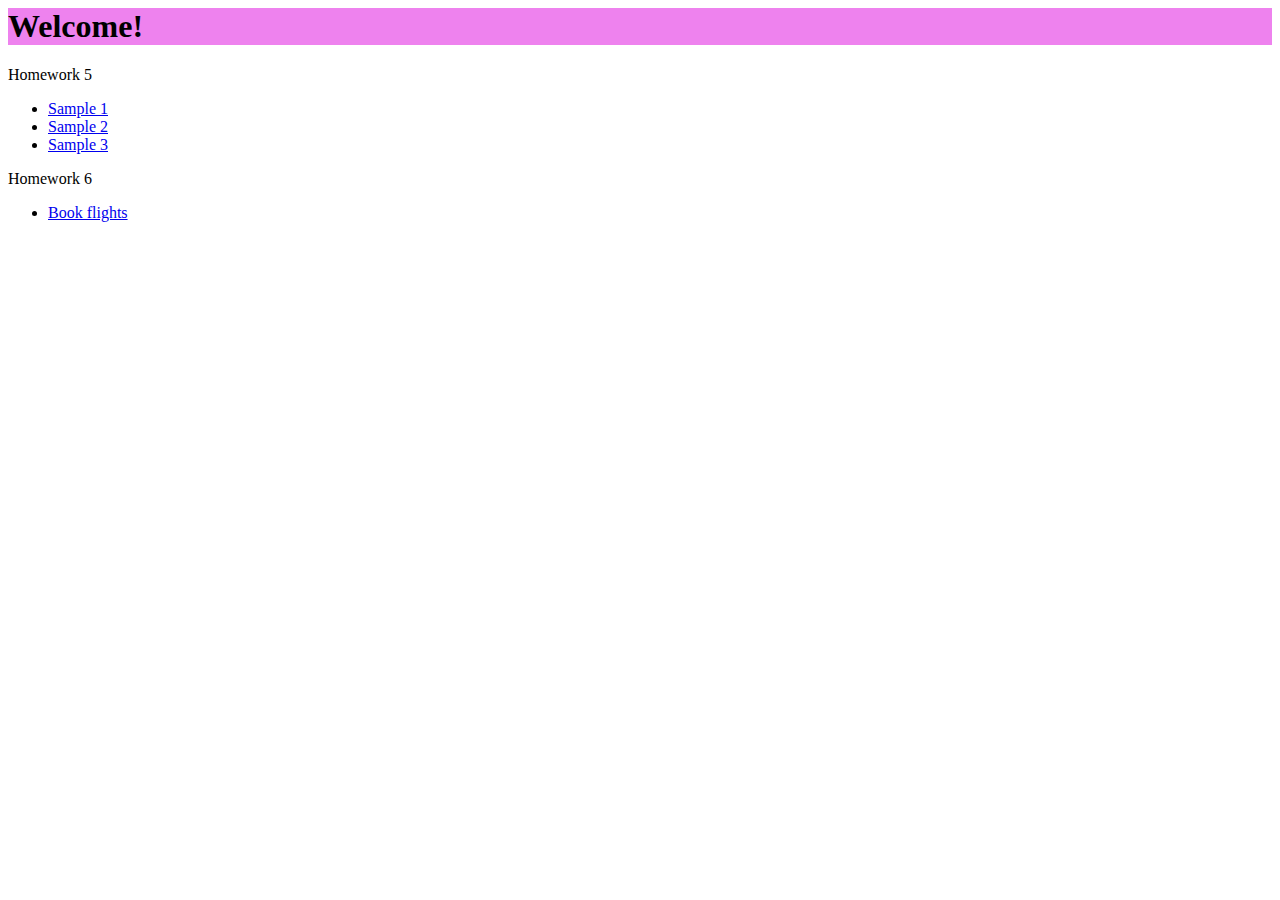
<file: index.html>
<html>
    <head>
        <meta charset="UTF-8">
        <meta name="viewport" content="width=device-width, initial-scale=1, shrink-to-fit=no">

        <link rel="stylesheet" href="style.css">
        <link rel="stylesheet" href="https://stackpath.bootstrapcdn.com/bootstrap/4.5.0/css/bootstrap.min.css" integrity="sha384-9aIt2nRpC12Uk9gS9baDl411NQApFmC26EwAOH8WgZl5MYYxFfc+NcPb1dKGj7Sk" crossorigin="anonymous">
        
        <script src="https://code.jquery.com/jquery-3.5.1.slim.min.js" integrity="sha384-DfXdz2htPH0lsSSs5nCTpuj/zy4C+OGpamoFVy38MVBnE+IbbVYUew+OrCXaRkfj" crossorigin="anonymous"></script>
        <script src="https://cdn.jsdelivr.net/npm/popper.js@1.16.0/dist/umd/popper.min.js" integrity="sha384-Q6E9RHvbIyZFJoft+2mJbHaEWldlvI9IOYy5n3zV9zzTtmI3UksdQRVvoxMfooAo" crossorigin="anonymous"></script>
        <script src="https://stackpath.bootstrapcdn.com/bootstrap/4.5.0/js/bootstrap.min.js" integrity="sha384-OgVRvuATP1z7JjHLkuOU7Xw704+h835Lr+6QL9UvYjZE3Ipu6Tp75j7Bh/kR0JKI" crossorigin="anonymous"></script>

        <title>My first page</title>
    </head>
    <body>
        <div class="container">
            <div class="row">
                <div class="col-12" style="background-color: violet;">
                    <h1>Welcome!</h1>
                </div>
            </div>
        </div>

        <div class="container">
            <div class="row">
                <div class="col-3">
                    <label id="index" for="hw5">Homework 5</label>
                    <ul class="nav flex-column" id="hw5">
                        <li class="nav-item">
                          <a class="nav-link active" href="Sample1.html">Sample 1</a>
                        </li>
                        <li class="nav-item">
                          <a class="nav-link" href="Sample2.html">Sample 2</a>
                        </li>
                        <li class="nav-item">
                          <a class="nav-link" href="Sample3.html">Sample 3</a>
                        </li>
                      </ul>
                </div>
            </div>
        </div>

        <div class="container">
            <div class="row">
                <div class="col-3">
                    <label id="index" for="hw6">Homework 6</label>
                    <ul class="nav flex-column" id="hw6">
                        <li class="nav-item">
                          <a class="nav-link active" href="Book.html">Book flights</a>
                        </li>
                      </ul>
                </div>
            </div>
        </div>

    </body>


</html>
</file>
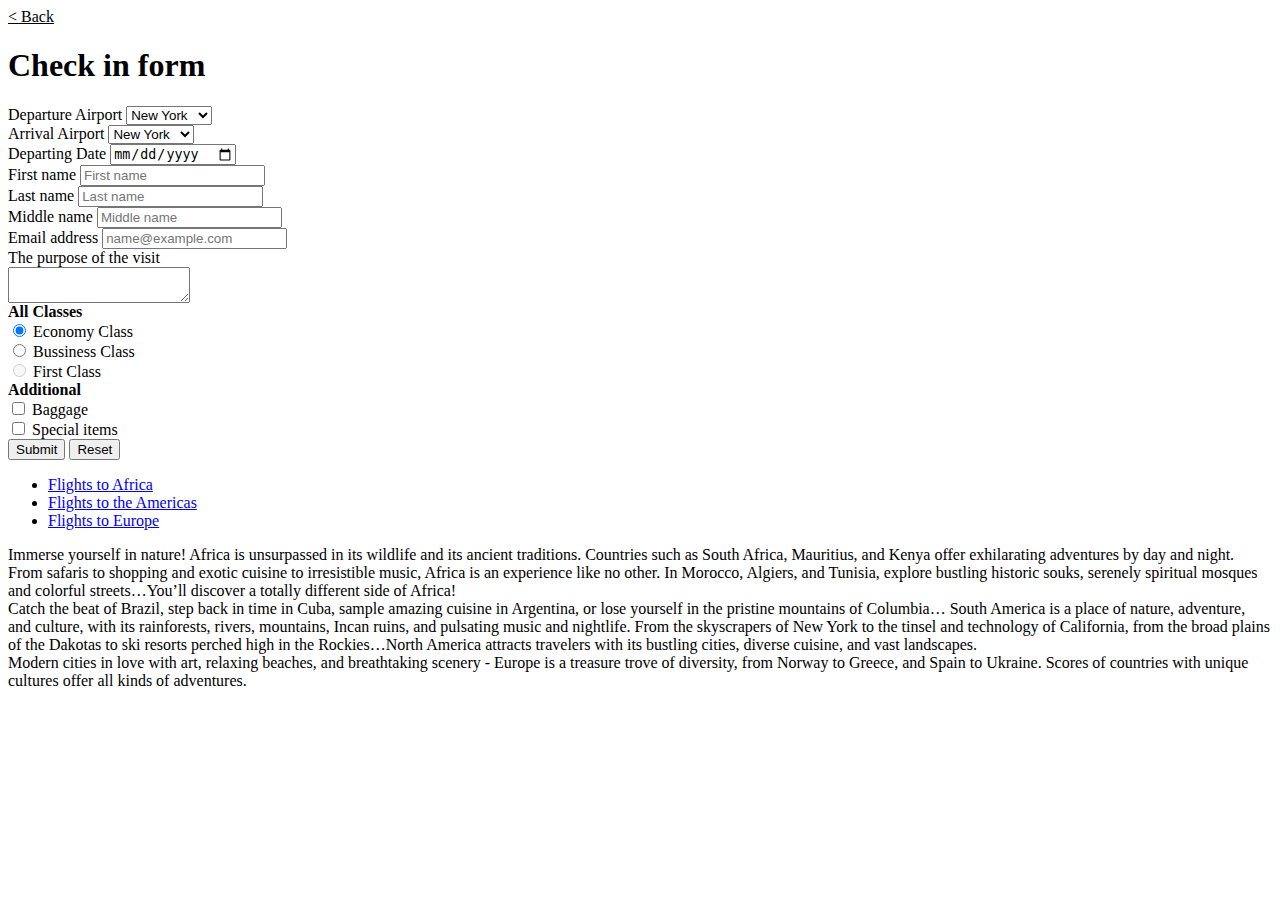
<file: Book.html>
<html>
    <head>
        <meta charset="UTF-8">
        <meta name="viewport" content="width=device-width, initial-scale=1, shrink-to-fit=no">

        <link rel="stylesheet" href="https://stackpath.bootstrapcdn.com/bootstrap/4.5.0/css/bootstrap.min.css" integrity="sha384-9aIt2nRpC12Uk9gS9baDl411NQApFmC26EwAOH8WgZl5MYYxFfc+NcPb1dKGj7Sk" crossorigin="anonymous">
        
        <script src="https://code.jquery.com/jquery-3.5.1.slim.min.js" integrity="sha384-DfXdz2htPH0lsSSs5nCTpuj/zy4C+OGpamoFVy38MVBnE+IbbVYUew+OrCXaRkfj" crossorigin="anonymous"></script>
        <script src="https://cdn.jsdelivr.net/npm/popper.js@1.16.0/dist/umd/popper.min.js" integrity="sha384-Q6E9RHvbIyZFJoft+2mJbHaEWldlvI9IOYy5n3zV9zzTtmI3UksdQRVvoxMfooAo" crossorigin="anonymous"></script>
        <script src="https://stackpath.bootstrapcdn.com/bootstrap/4.5.0/js/bootstrap.min.js" integrity="sha384-OgVRvuATP1z7JjHLkuOU7Xw704+h835Lr+6QL9UvYjZE3Ipu6Tp75j7Bh/kR0JKI" crossorigin="anonymous"></script>

        <title>Book flights</title>
    </head>
    <body style="background-image: url(https://images.pexels.com/photos/2245276/pexels-photo-2245276.jpeg?auto=compress&cs=tinysrgb&dpr=2&w=500); background-size: cover;">
        <form action="action="https://www.w3schools.com/action_page.php">

            <div class="container">
                <div class="row">
                    <div class="col-12">
                        <a href="index.html" style="color: black;"> < Back </a>
                    </div>
                </div>
            </div>
            
            <div class="container">
                <div class="row">
                    <div class="col-12">
                        <h1>Check in form</h1>
                    </div>
                </div>
            </div>

            <div class="container">
                <div class="row">
                    <div class="col-12 col-md-4">
                            <div class="form-group">
                                <label for="dep">Departure Airport</label>
                                <select class="form-control" id="dep">
                                <option>New York</option>
                                <option>Paris</option>
                                <option>Madrid</option>
                                <option>Moscow</option>
                                <option>Nur-Sultan</option>
                                </select>
                            </div>
                    </div>
                    <div class="col-12 col-md-4">
                            <div class="form-group">
                                <label for="Arrival">Arrival Airport</label>
                                <select class="form-control" id="Arrival">
                                <option>New York</option>
                                <option>Paris</option>
                                <option>Madrid</option>
                                <option>Moscow</option>
                                <option>Nur-Sultan</option>
                                </select>
                            </div>
                    </div>
                    <div class="col-12 col-md-4">
                            <div class="form-group">
                                <label for="depdate">Departing Date</label>
                                <input type="date" name="depdate" class="form-control">
                            </div>
                    </div>
                    <div class="col-12 col-md-4">
                            <div class="form-group">
                                <label for="firstname">First name</label>
                                <input type="text" class="form-control" placeholder="First name" name="firstname">
                            </div>
                    </div>
                    <div class="col-12 col-md-4">
                            <div class="form-group">
                                <label for="lastname">Last name</label>
                                <input type="text" class="form-control" placeholder="Last name" name="lastname">
                            </div>
                    </div>
                    <div class="col-12 col-md-4">
                            <div class="form-group">
                                <label for="middlename">Middle name</label>
                                <input type="text" class="form-control" placeholder="Middle name" name="middlename">
                            </div>
                    </div>
                    <div class="col-12 col-md-4">
                        <div class="form-group">
                            <label for="exampleFormControlInput1">Email address</label>
                            <input type="email" class="form-control" id="exampleFormControlInput1" placeholder="name@example.com">
                        </div>
                    </div>
                    <div class="col-12">
                        <div class="form-group">
                            <label for="massage">The purpose of the visit</label><br>
                            <textarea name="massage" class="form-control"></textarea>
                        </div>
                    </div>

                    <div class="col-12 col-md-4">
                        <label for="form-check" style="font-weight: bold;">All Classes</label>
                        <div class="form-check">
                        <input class="form-check-input" type="radio" name="gridRadios" id="gridRadios1" value="option1" checked>
                        <label class="form-check-label" for="gridRadios1">
                            Economy Class
                        </label>
                        </div>
                        <div class="form-check">
                        <input class="form-check-input" type="radio" name="gridRadios" id="gridRadios2" value="option2">
                        <label class="form-check-label" for="gridRadios2">
                            Bussiness Class
                        </label>
                        </div>
                        <div class="form-check disabled">
                        <input class="form-check-input" type="radio" name="gridRadios" id="gridRadios3" value="option3" disabled>
                        <label class="form-check-label" for="gridRadios3">
                            First Class
                        </label>
                        </div>
                    </div>

                    <div class="col-12 col-md-4">
                        <label for="form-check" style="font-weight: bold;">Additional</label>
                        <div class="form-check">
                            <input class="form-check-input" type="checkbox" value="" id="defaultCheck1">
                            <label class="form-check-label" for="defaultCheck1">
                            Baggage
                            </label>
                        </div>
                        <div class="form-check">
                            <input class="form-check-input" type="checkbox" value="" id="defaultCheck2">
                            <label class="form-check-label" for="defaultCheck2">
                            Special items
                            </label>
                        </div>
                    </div>

                    <div class="col-12 text-center">
                            <button type="submit" class="btn btn-primary mr-2">Submit</button>
                            <button type="reset" class="btn btn-secondary">Reset</button>
                    </div>

                    <div class="col-12">
                        <ul class="nav nav-tabs" id="myTab" role="tablist">
                            <li class="nav-item" role="presentation">
                            <a class="nav-link active" id="africa-tab" data-toggle="tab" href="#africa" role="tab" aria-controls="africa" aria-selected="true">Flights to Africa</a>
                            </li>
                            <li class="nav-item" role="presentation">
                            <a class="nav-link" id="america-tab" data-toggle="tab" href="#america" role="tab" aria-controls="america" aria-selected="false">Flights to the Americas</a>
                            </li>
                            <li class="nav-item" role="presentation">
                            <a class="nav-link" id="europe-tab" data-toggle="tab" href="#europe" role="tab" aria-controls="europe" aria-selected="false">Flights to Europe</a>
                            </li>
                        </ul>
                        <div class="tab-content" id="myTabContent">
                            <div class="tab-pane fade show active" id="africa" role="tabpanel" aria-labelledby="africa-tab">Immerse yourself in nature! Africa is unsurpassed in its wildlife and its ancient traditions. Countries such as South Africa, Mauritius, and Kenya offer exhilarating adventures by day and night. From safaris to shopping and exotic cuisine to irresistible music, Africa is an experience like no other. In Morocco, Algiers, and Tunisia, explore bustling historic souks, serenely spiritual mosques and colorful streets…You’ll discover a totally different side of Africa!</div>
                            <div class="tab-pane fade" id="america" role="tabpanel" aria-labelledby="america-tab">Catch the beat of Brazil, step back in time in Cuba, sample amazing cuisine in Argentina, or lose yourself in the pristine mountains of Columbia… South America is a place of nature, adventure, and culture, with its rainforests, rivers, mountains, Incan ruins, and pulsating music and nightlife. From the skyscrapers of New York to the tinsel and technology of California, from the broad plains of the Dakotas to ski resorts perched high in the Rockies…North America attracts travelers with its bustling cities, diverse cuisine, and vast landscapes.</div>
                            <div class="tab-pane fade" id="europe" role="tabpanel" aria-labelledby="europe-tab">Modern cities in love with art, relaxing beaches, and breathtaking scenery - Europe is a treasure trove of diversity, from Norway to Greece, and Spain to Ukraine. Scores of countries with unique cultures offer all kinds of adventures.</div>
                        </div>
                    </div>

                </div>
            </div>

        </form>
    </body>
</html>
</file>
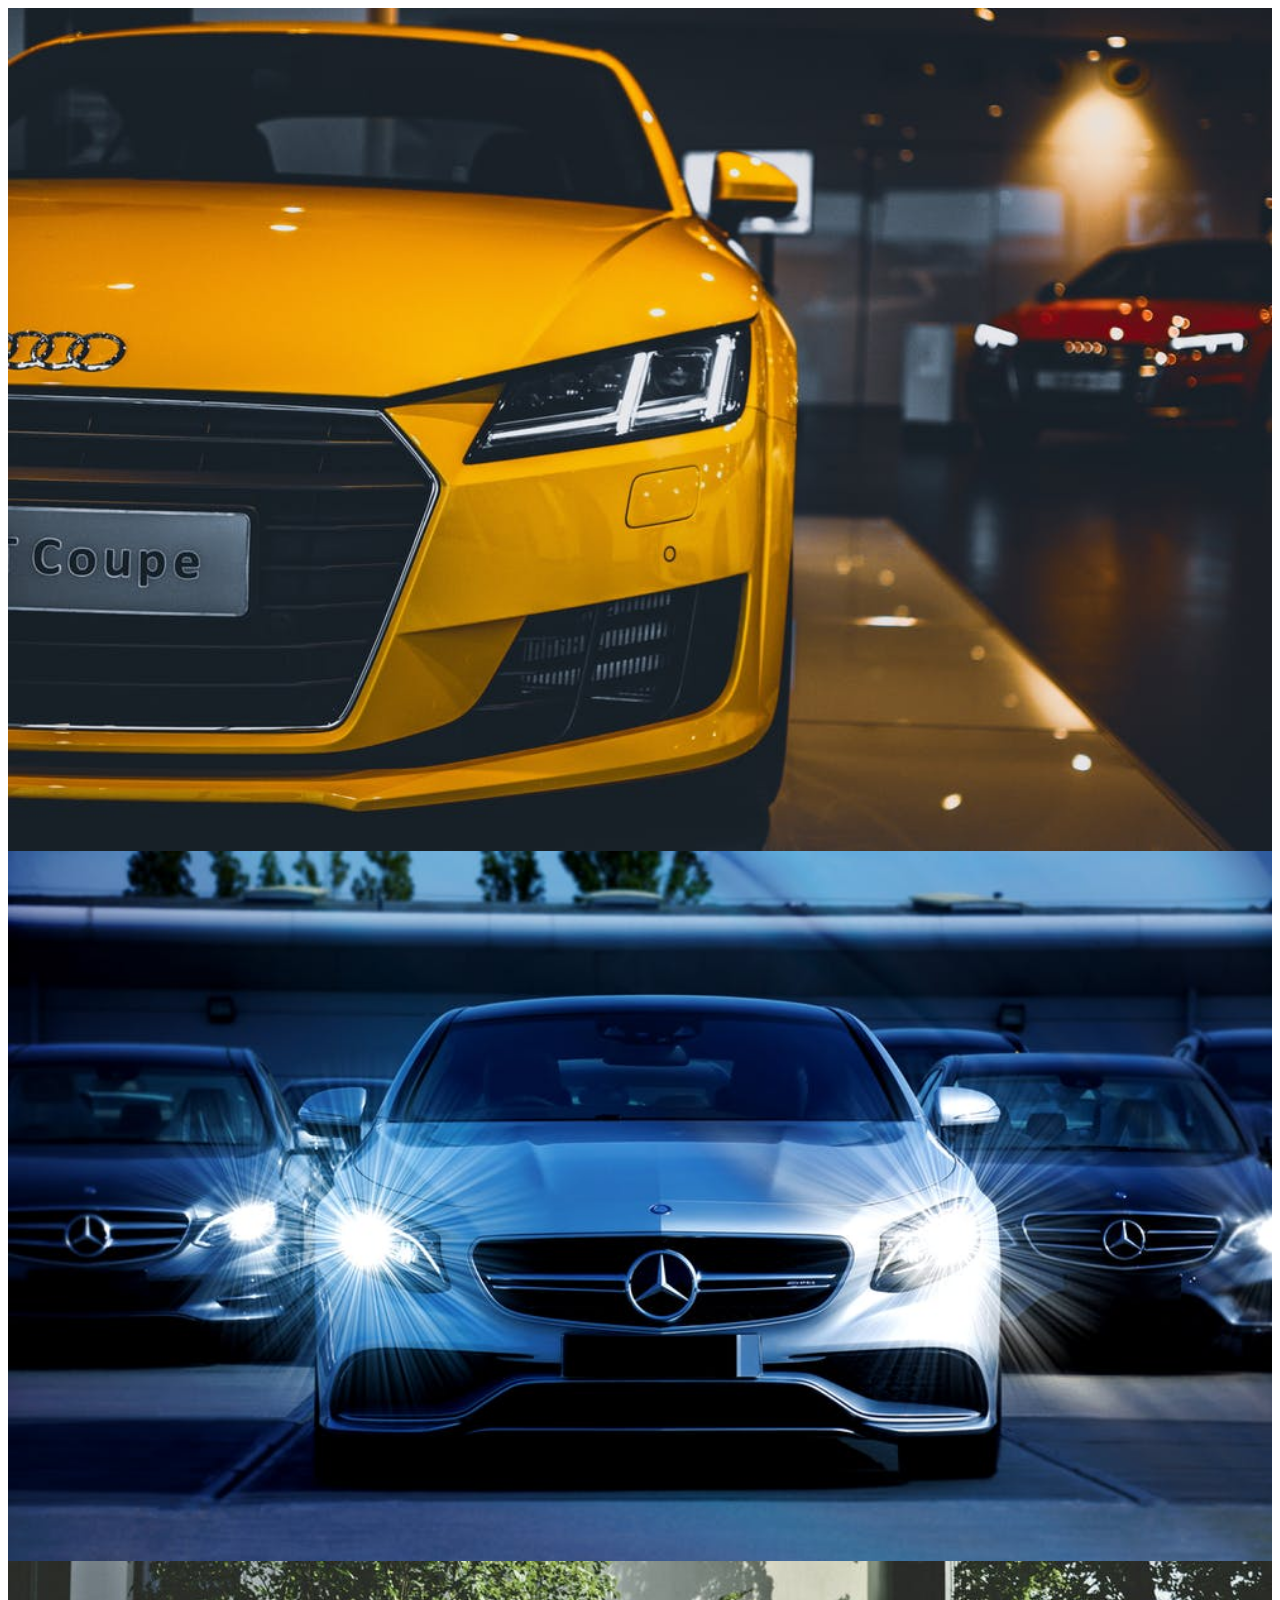
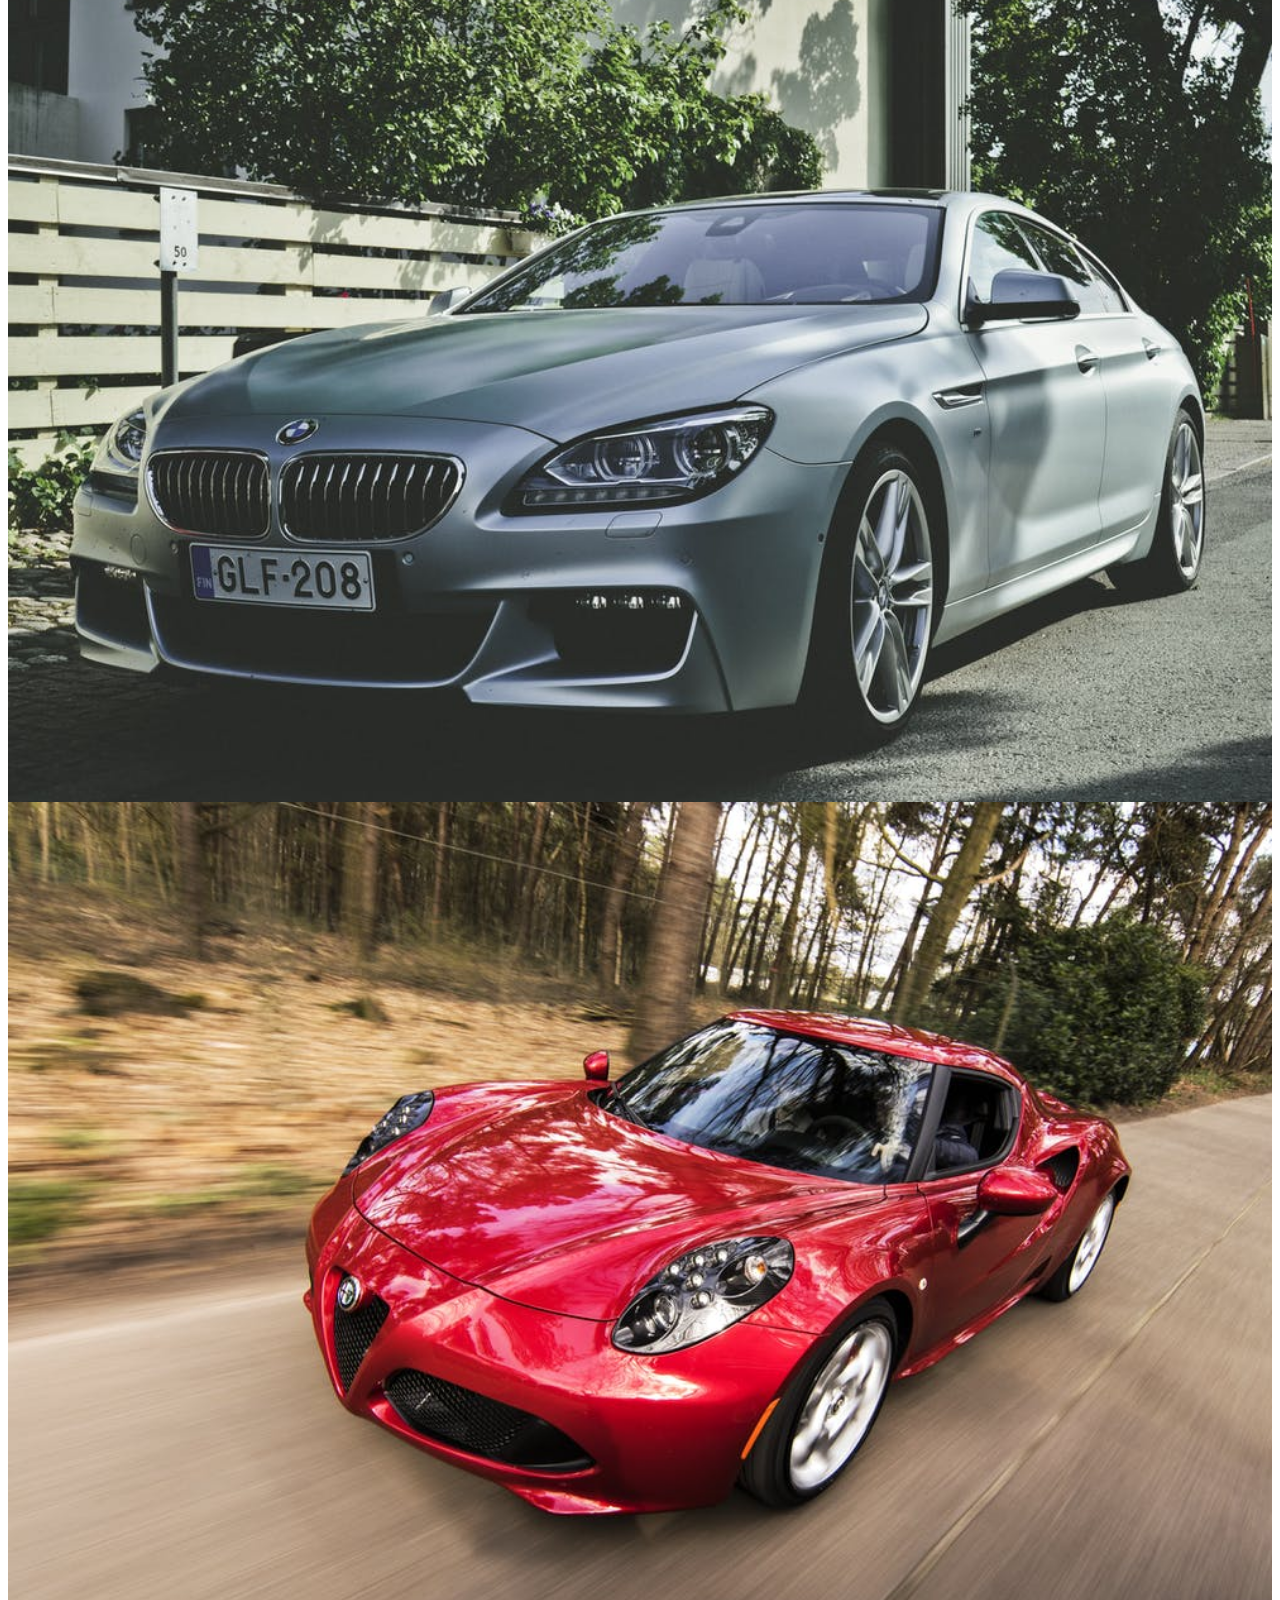
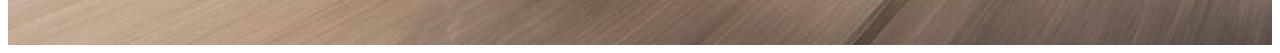
<file: Sample1.html>
<html>
    <head>
        <meta charset="UTF-8">
        <meta name="viewport" content="width=device-width, initial-scale=1, shrink-to-fit=no">

        <link rel="stylesheet" href="https://stackpath.bootstrapcdn.com/bootstrap/4.5.0/css/bootstrap.min.css" integrity="sha384-9aIt2nRpC12Uk9gS9baDl411NQApFmC26EwAOH8WgZl5MYYxFfc+NcPb1dKGj7Sk" crossorigin="anonymous">
        
        <title>My first page</title>
    </head>
    <body>
        <div class="container">
            <div class="row"> 
                <div class="col-12 col-md-6 col-lg-3">
                    <img src="Audi.jpg" alt="Audi" style="width: 100%;">
                </div>
                <div class="col-12 col-md-6 col-lg-3">
                    <img src="Mers.jpg" alt="Mersedes" style="width: 100%;">
                </div>
                <div class="col-12 col-md-6 col-lg-3">
                    <img src="bmw.jpg" alt="bmw" style="width: 100%;">
                </div>
                <div class="ccol-12 col-md-6 col-lg-3">
                    <img src="alfa.jpg" alt="alfa" style="width: 100%;">
                </div>

            </div>

        </div>
    </body>

</html>
</file>
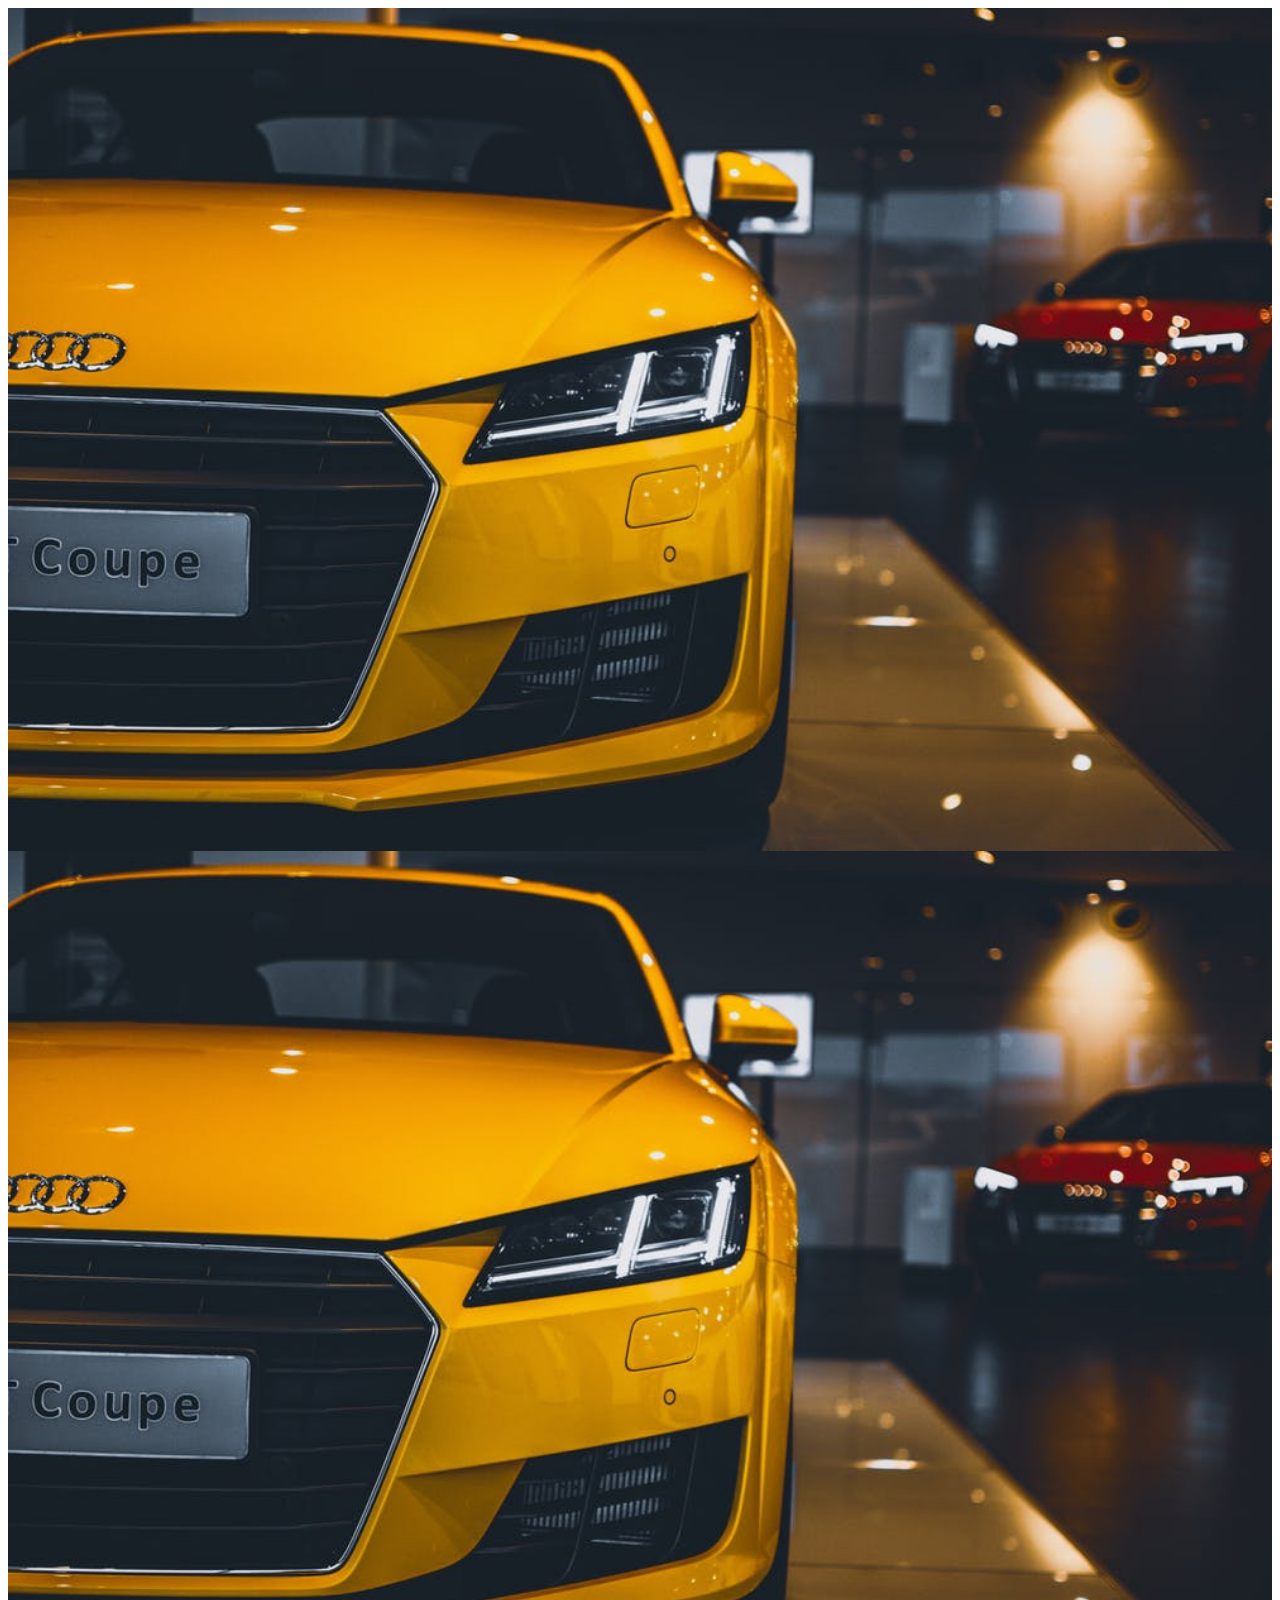
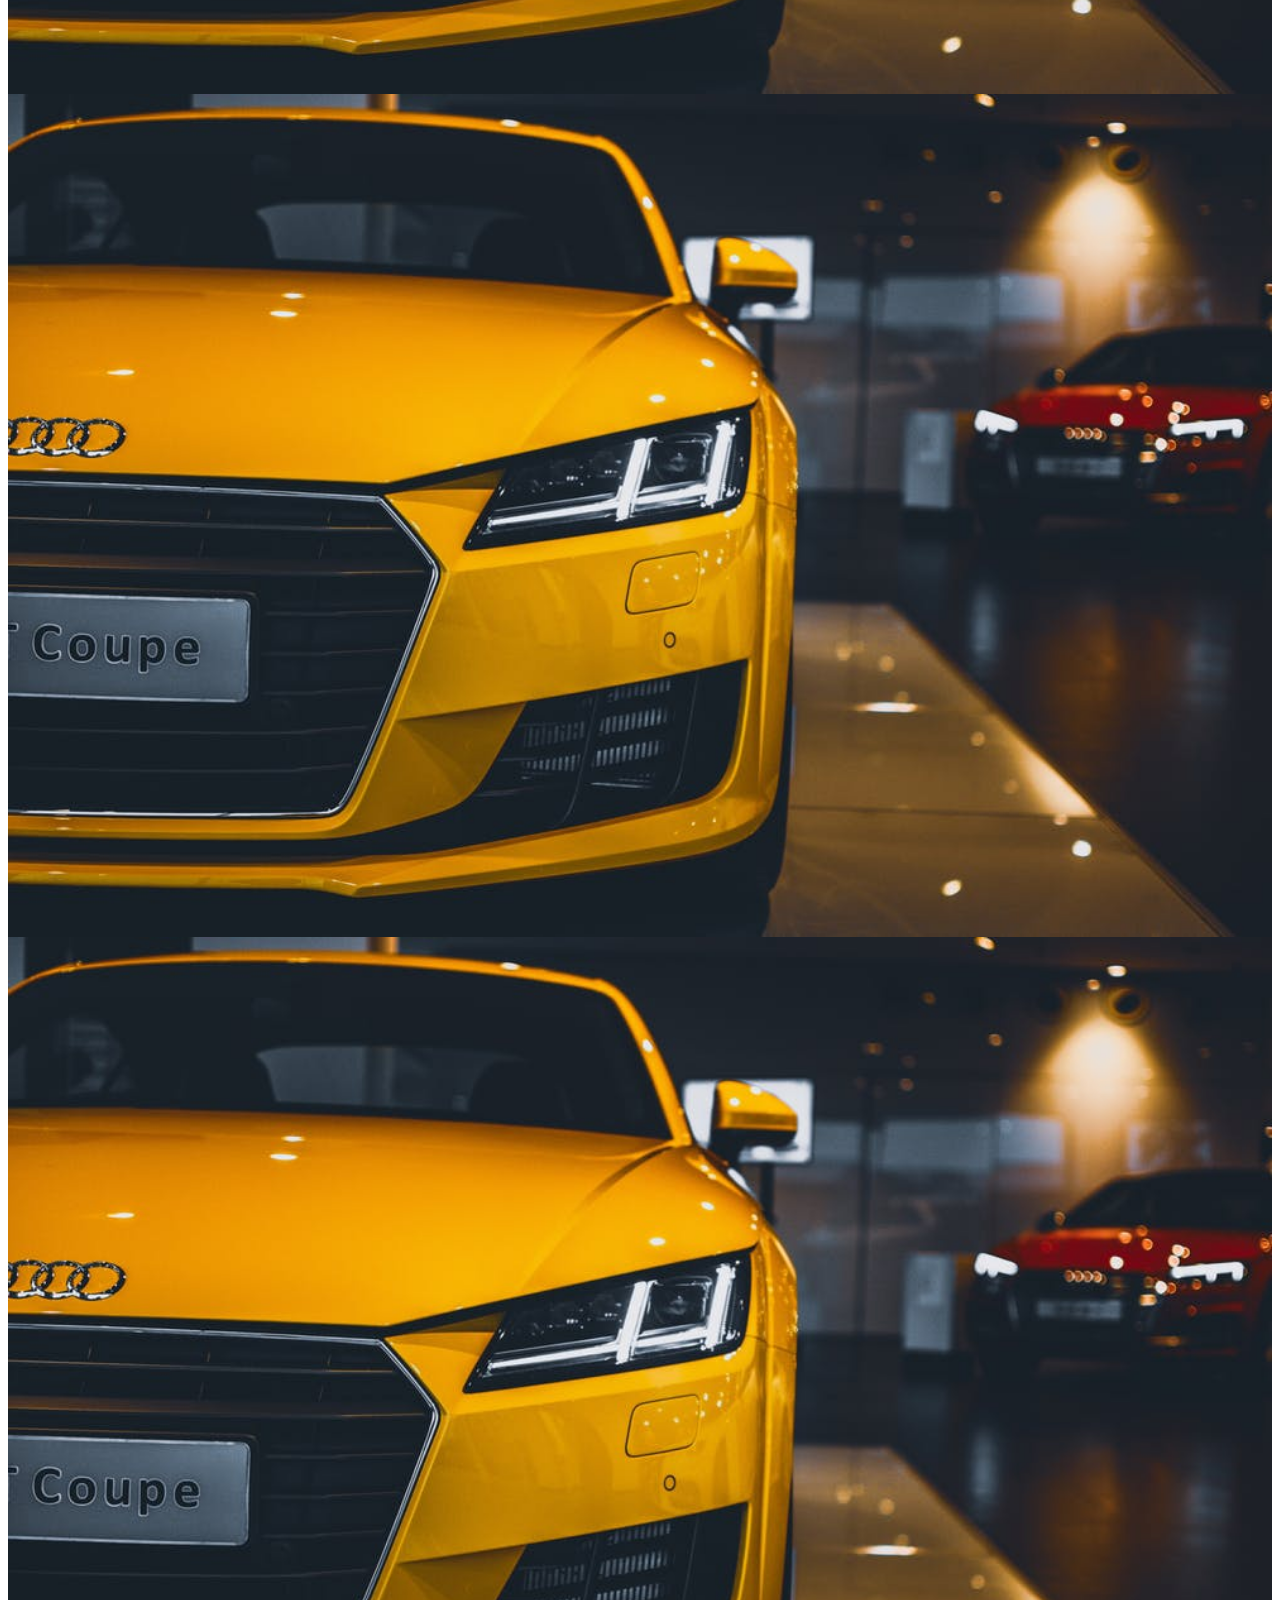
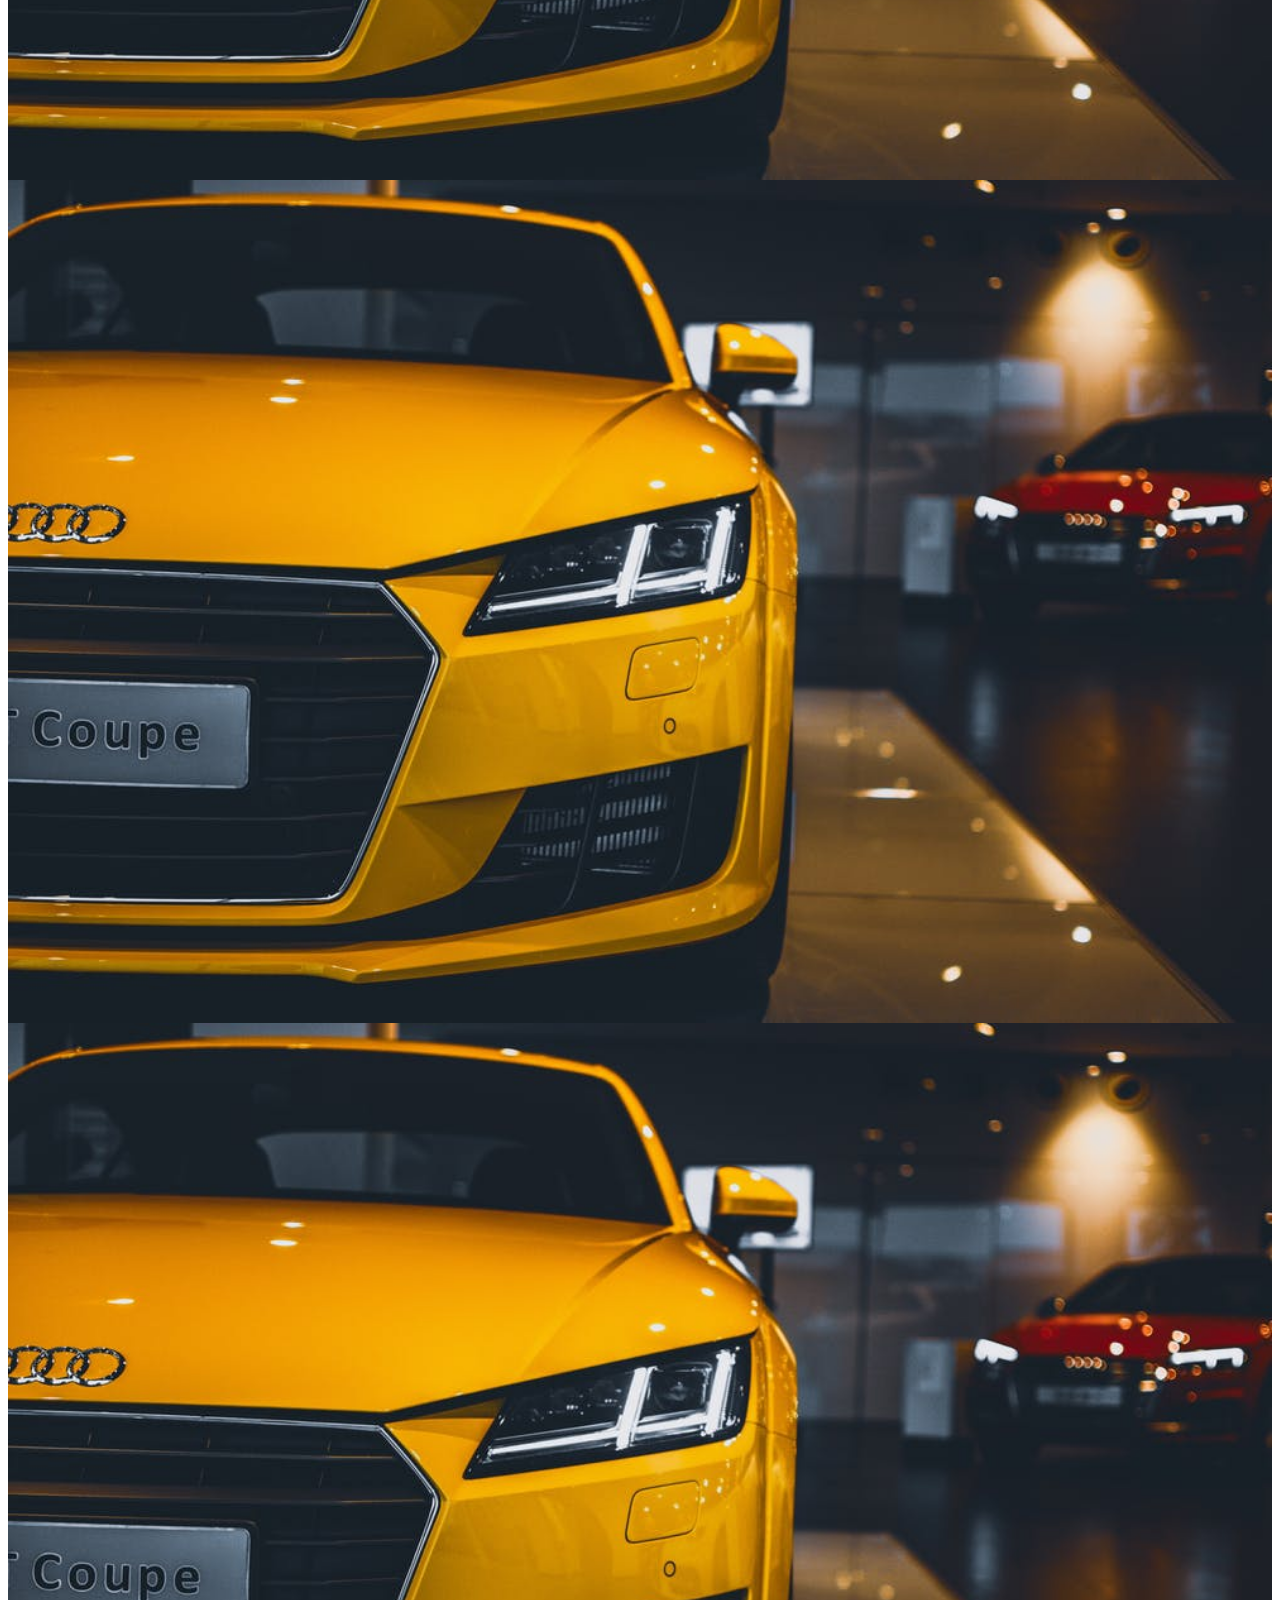
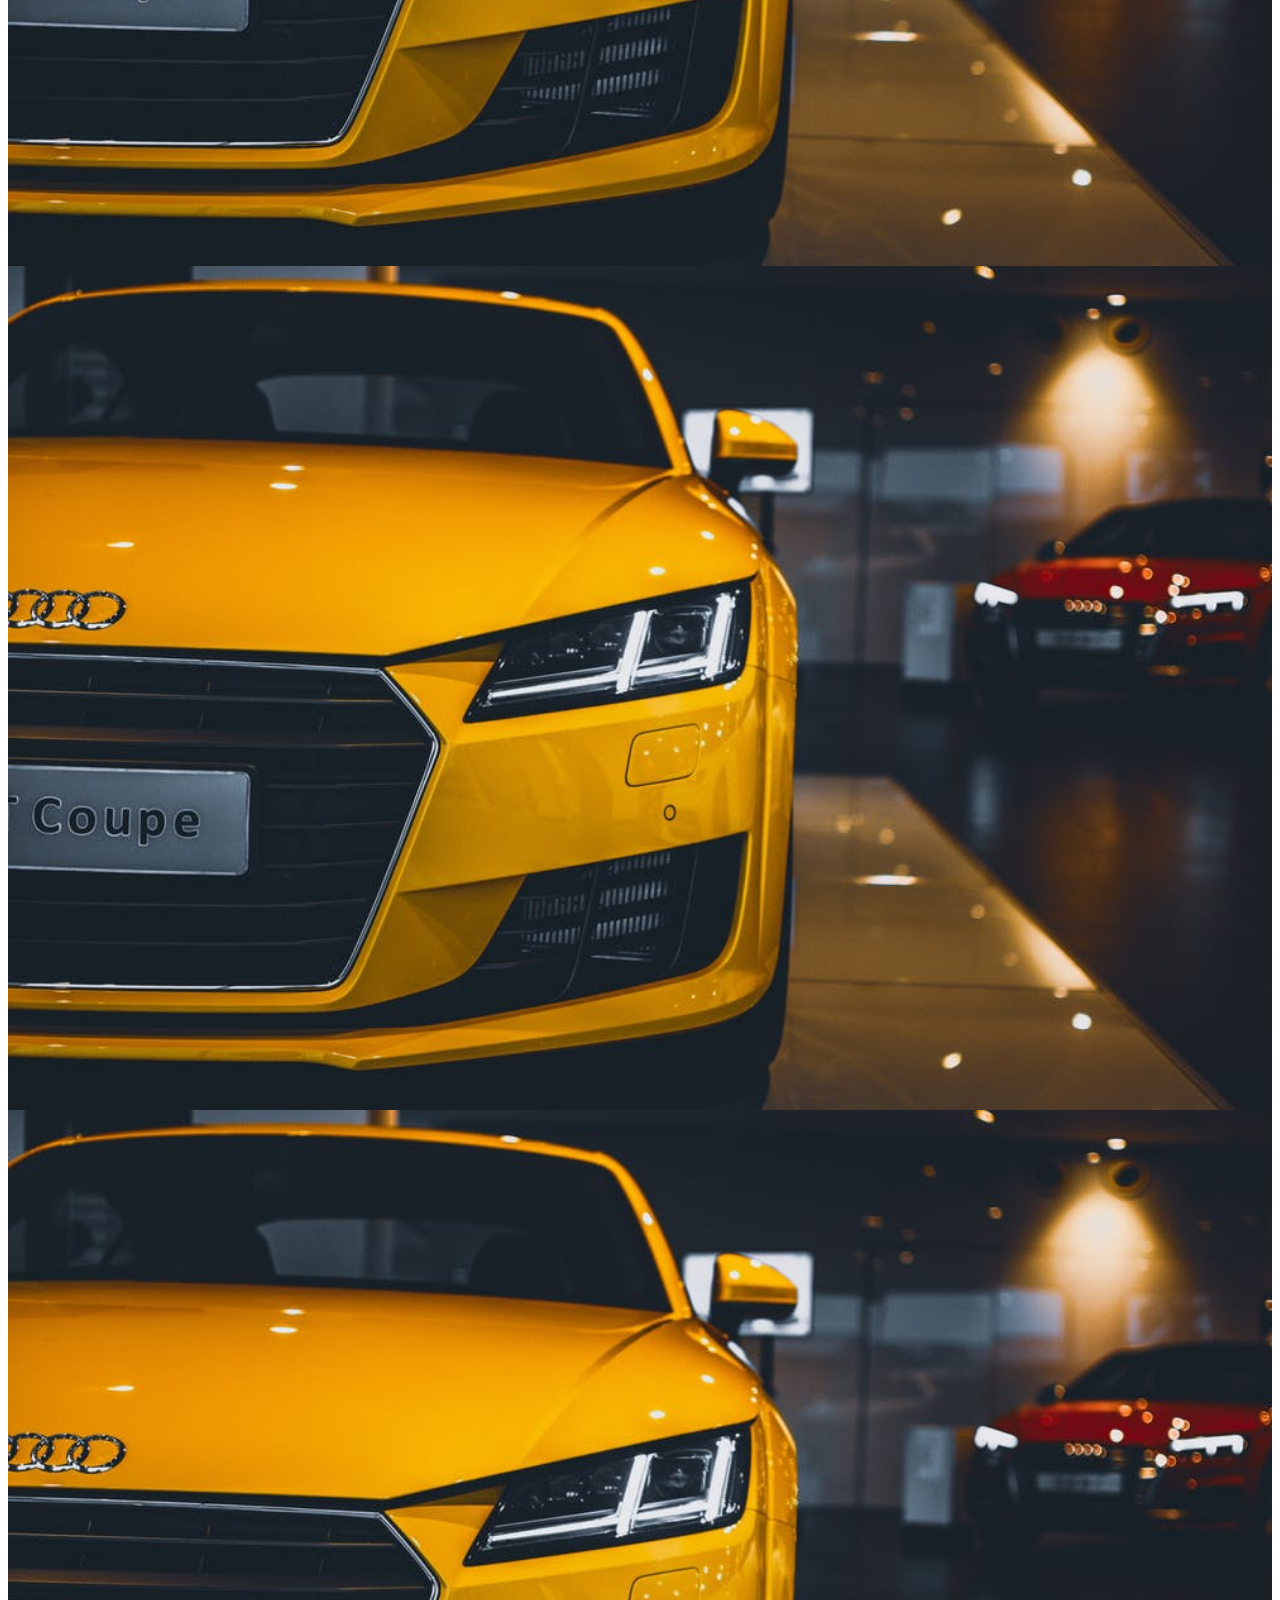
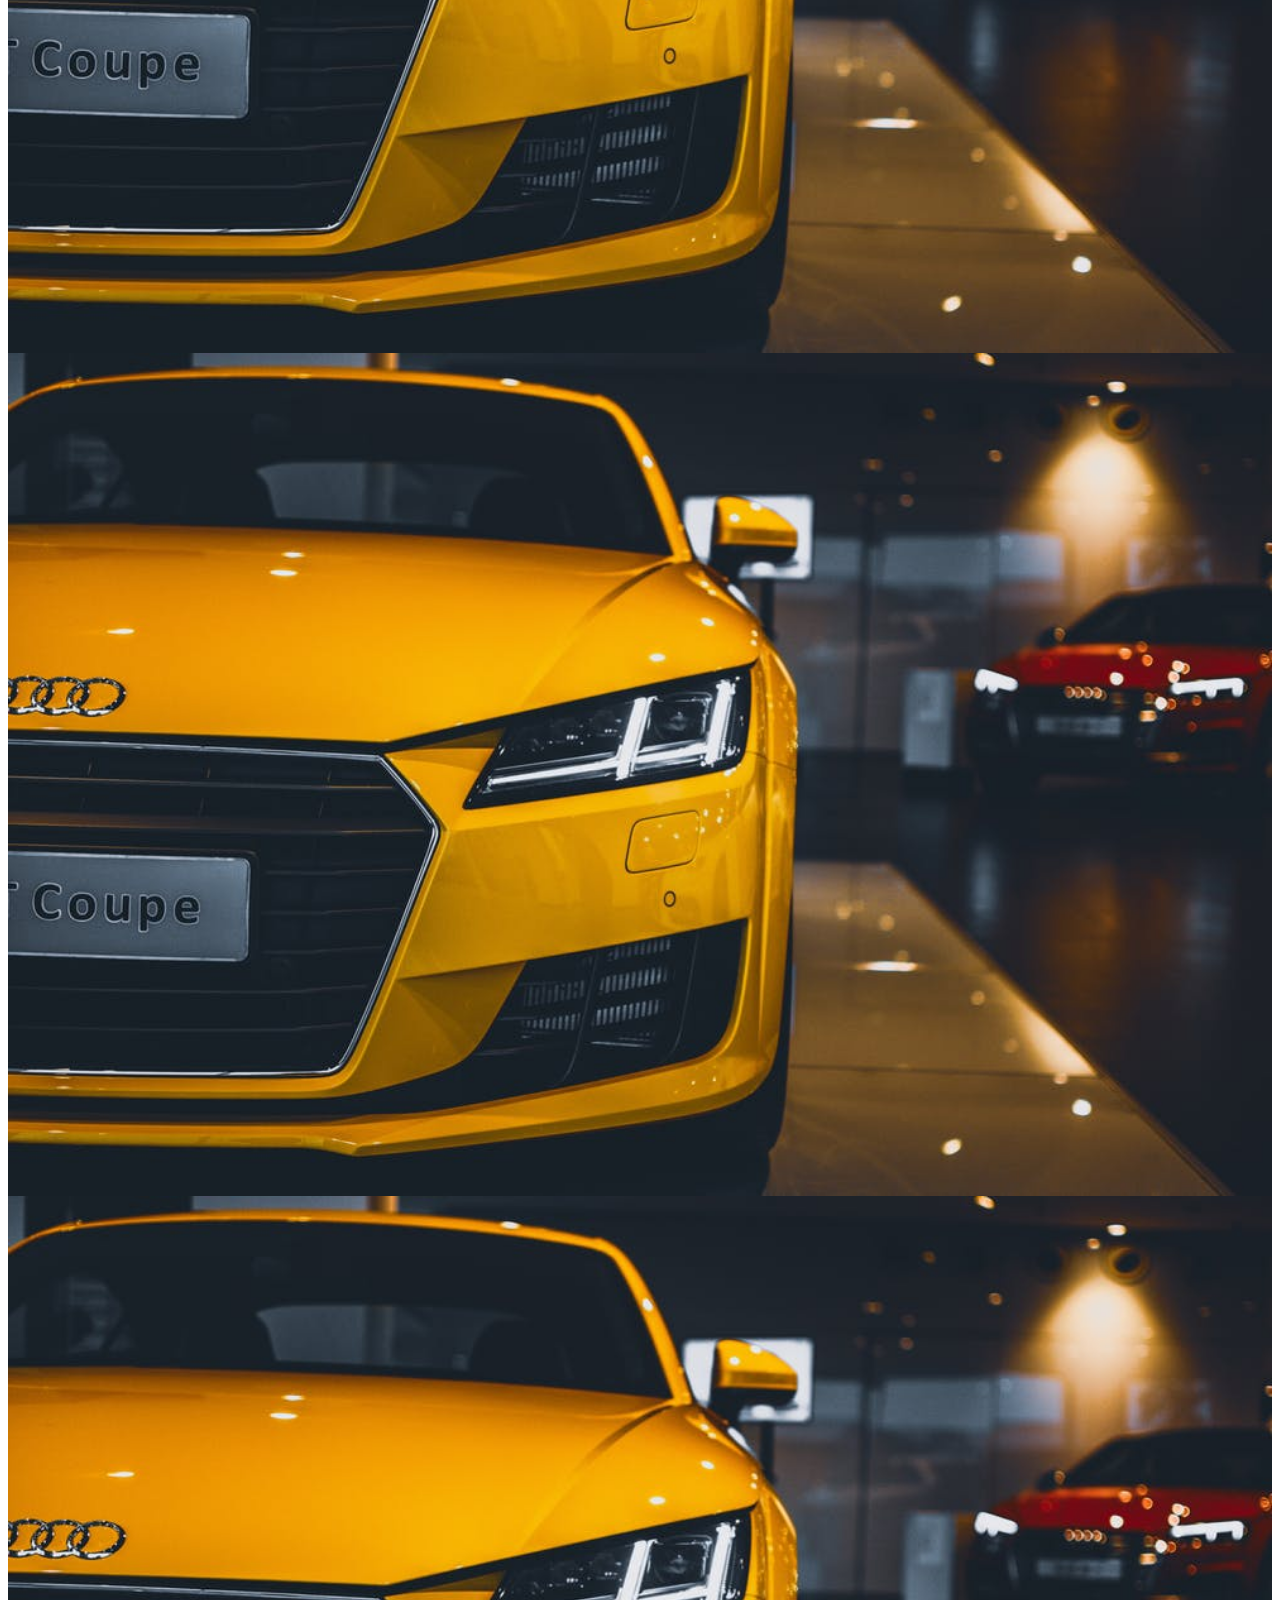
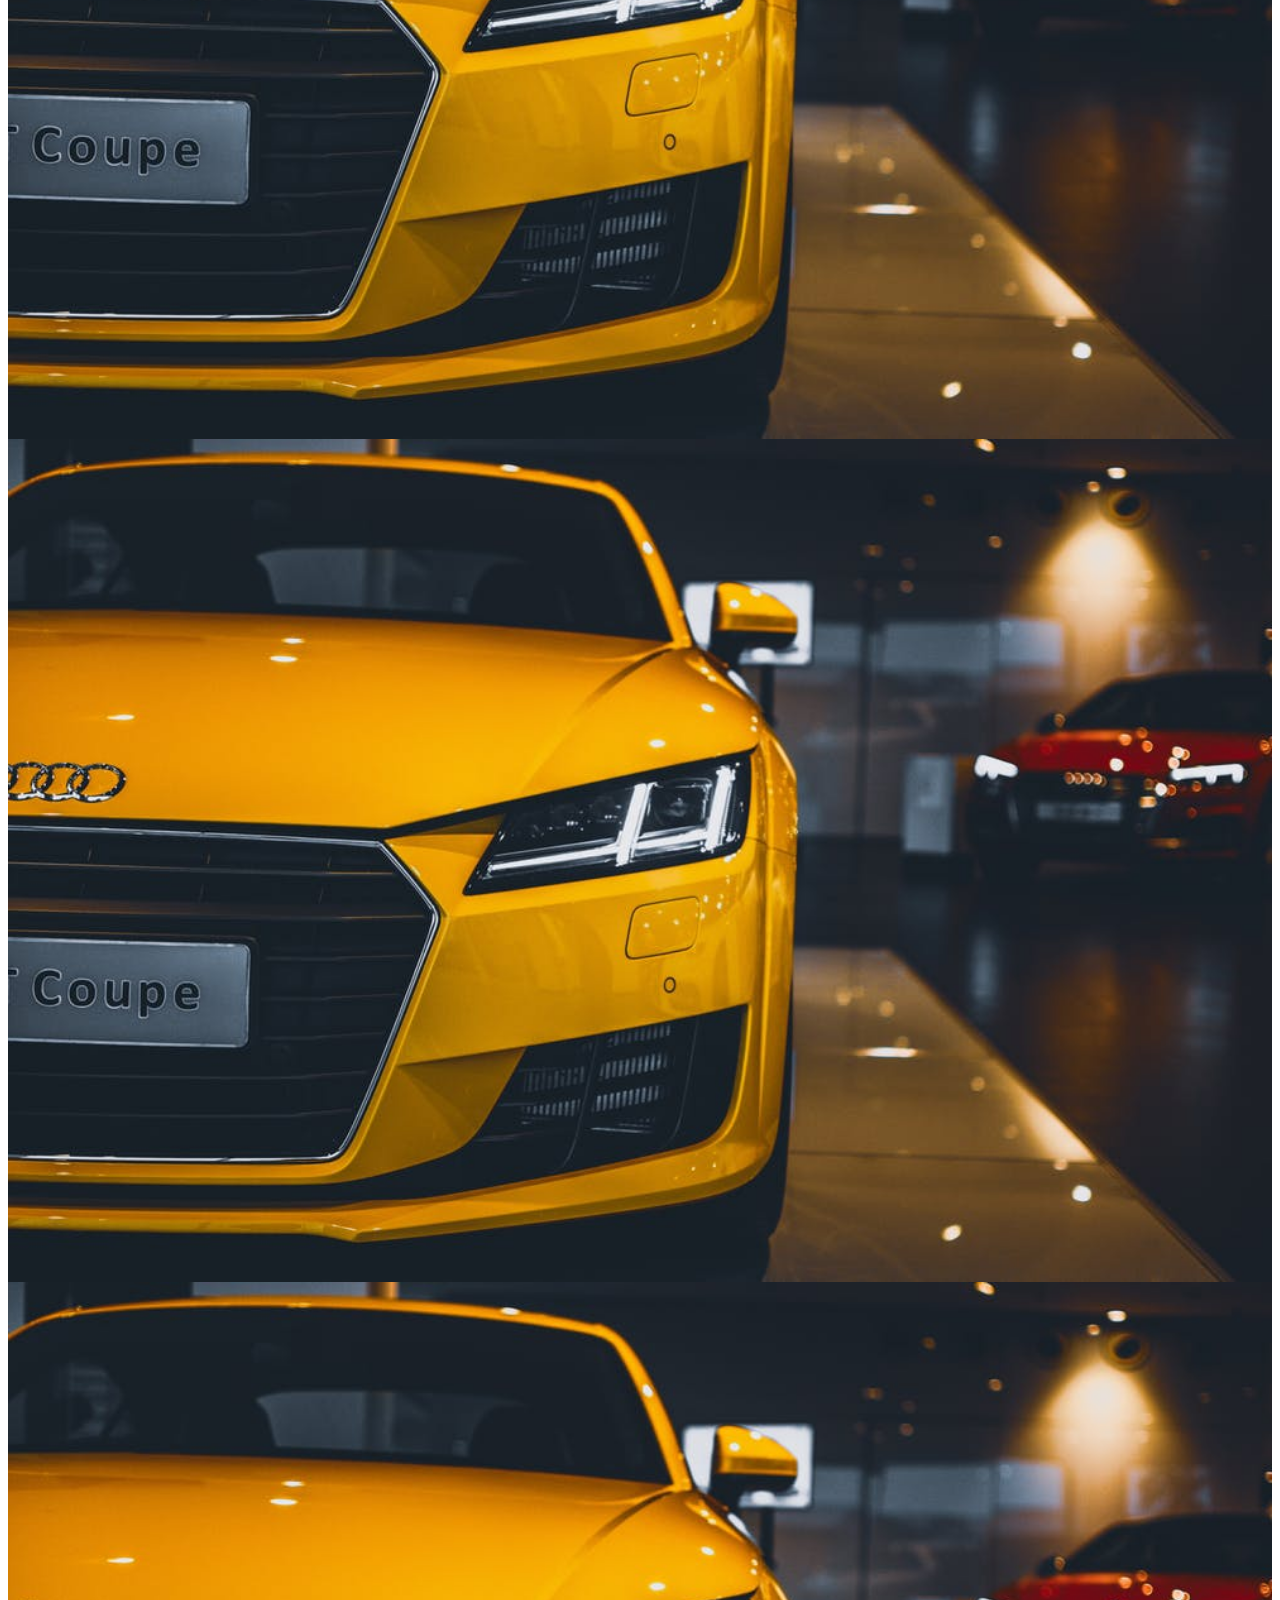
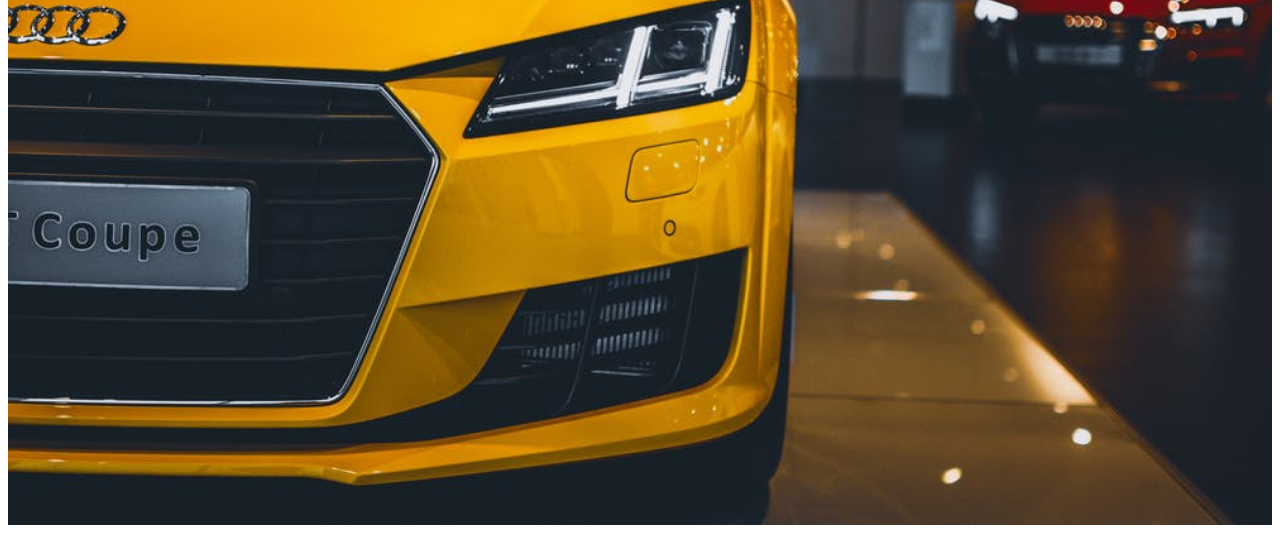
<file: Sample2.html>
<html>
    <head>
        <meta charset="UTF-8">
        <meta name="viewport" content="width=device-width, initial-scale=1, shrink-to-fit=no">

        <link rel="stylesheet" href="https://stackpath.bootstrapcdn.com/bootstrap/4.5.0/css/bootstrap.min.css" integrity="sha384-9aIt2nRpC12Uk9gS9baDl411NQApFmC26EwAOH8WgZl5MYYxFfc+NcPb1dKGj7Sk" crossorigin="anonymous">
        
        <title>My first page</title>
    </head>
    <body>
        <div class="container">
            <div class="row"> 
                <div class="col-4 col-md-2 col-lg-1">
                    <img src="Audi.jpg" alt="Audi" style="width: 100%;">
                </div>
                <div class="col-4 col-md-2 col-lg-1">
                    <img src="Audi.jpg" alt="Audi" style="width: 100%;">
                </div>
                <div class="col-4 col-md-2 col-lg-1">
                    <img src="Audi.jpg" alt="Audi" style="width: 100%;">
                </div>
                <div class="col-4 col-md-2 col-lg-1">
                    <img src="Audi.jpg" alt="Audi" style="width: 100%;">
                </div>
                <div class="col-4 col-md-2 col-lg-1">
                    <img src="Audi.jpg" alt="Audi" style="width: 100%;">
                </div>
                <div class="col-4 col-md-2 col-lg-1">
                    <img src="Audi.jpg" alt="Audi" style="width: 100%;">
                </div>
                <div class="col-4 col-md-2 col-lg-1">
                    <img src="Audi.jpg" alt="Audi" style="width: 100%;">
                </div>
                <div class="col-4 col-md-2 col-lg-1">
                    <img src="Audi.jpg" alt="Audi" style="width: 100%;">
                </div>
                <div class="col-4 col-md-2 col-lg-1">
                    <img src="Audi.jpg" alt="Audi" style="width: 100%;">
                </div>
                <div class="col-4 col-md-2 col-lg-1">
                    <img src="Audi.jpg" alt="Audi" style="width: 100%;">
                </div>
                <div class="col-4 col-md-2 col-lg-1">
                    <img src="Audi.jpg" alt="Audi" style="width: 100%;">
                </div>
                <div class="col-4 col-md-2 col-lg-1">
                    <img src="Audi.jpg" alt="Audi" style="width: 100%;">
                </div>

            </div>

        </div>
    </body>

</html>
</file>
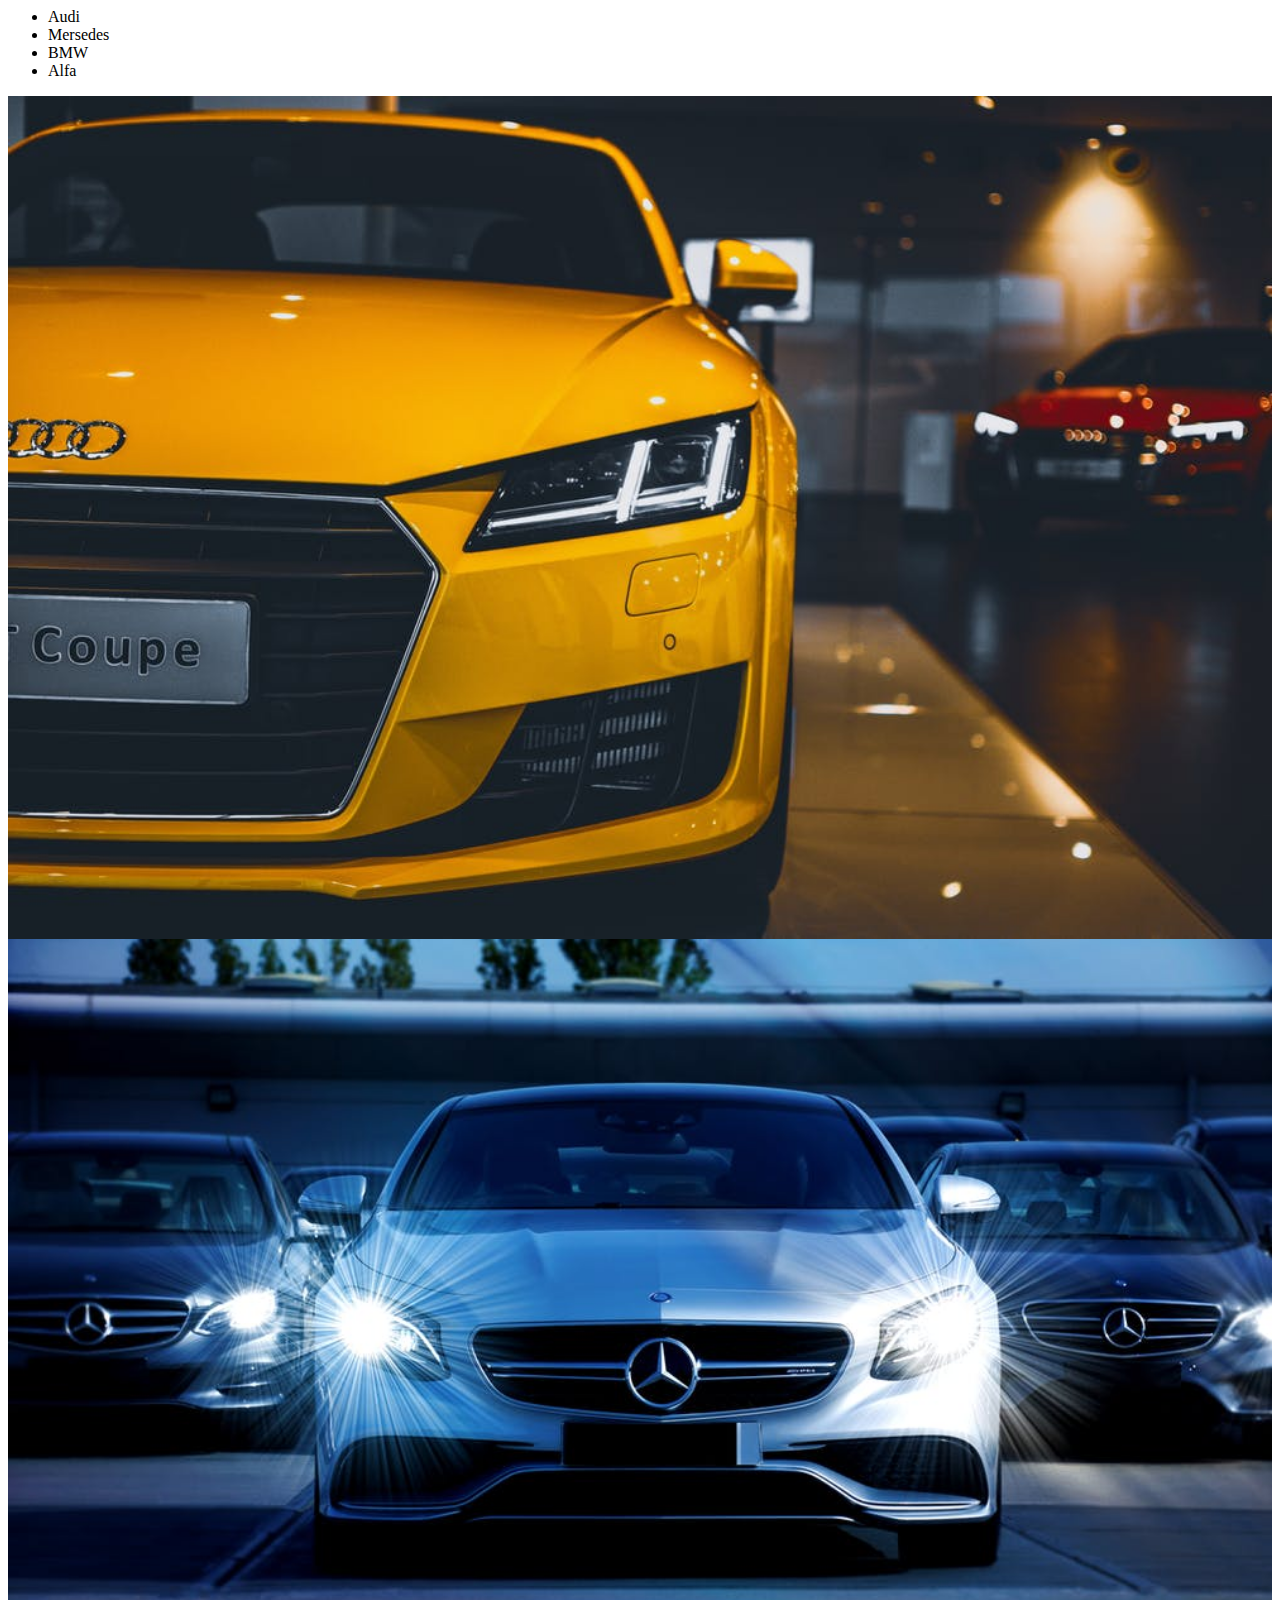
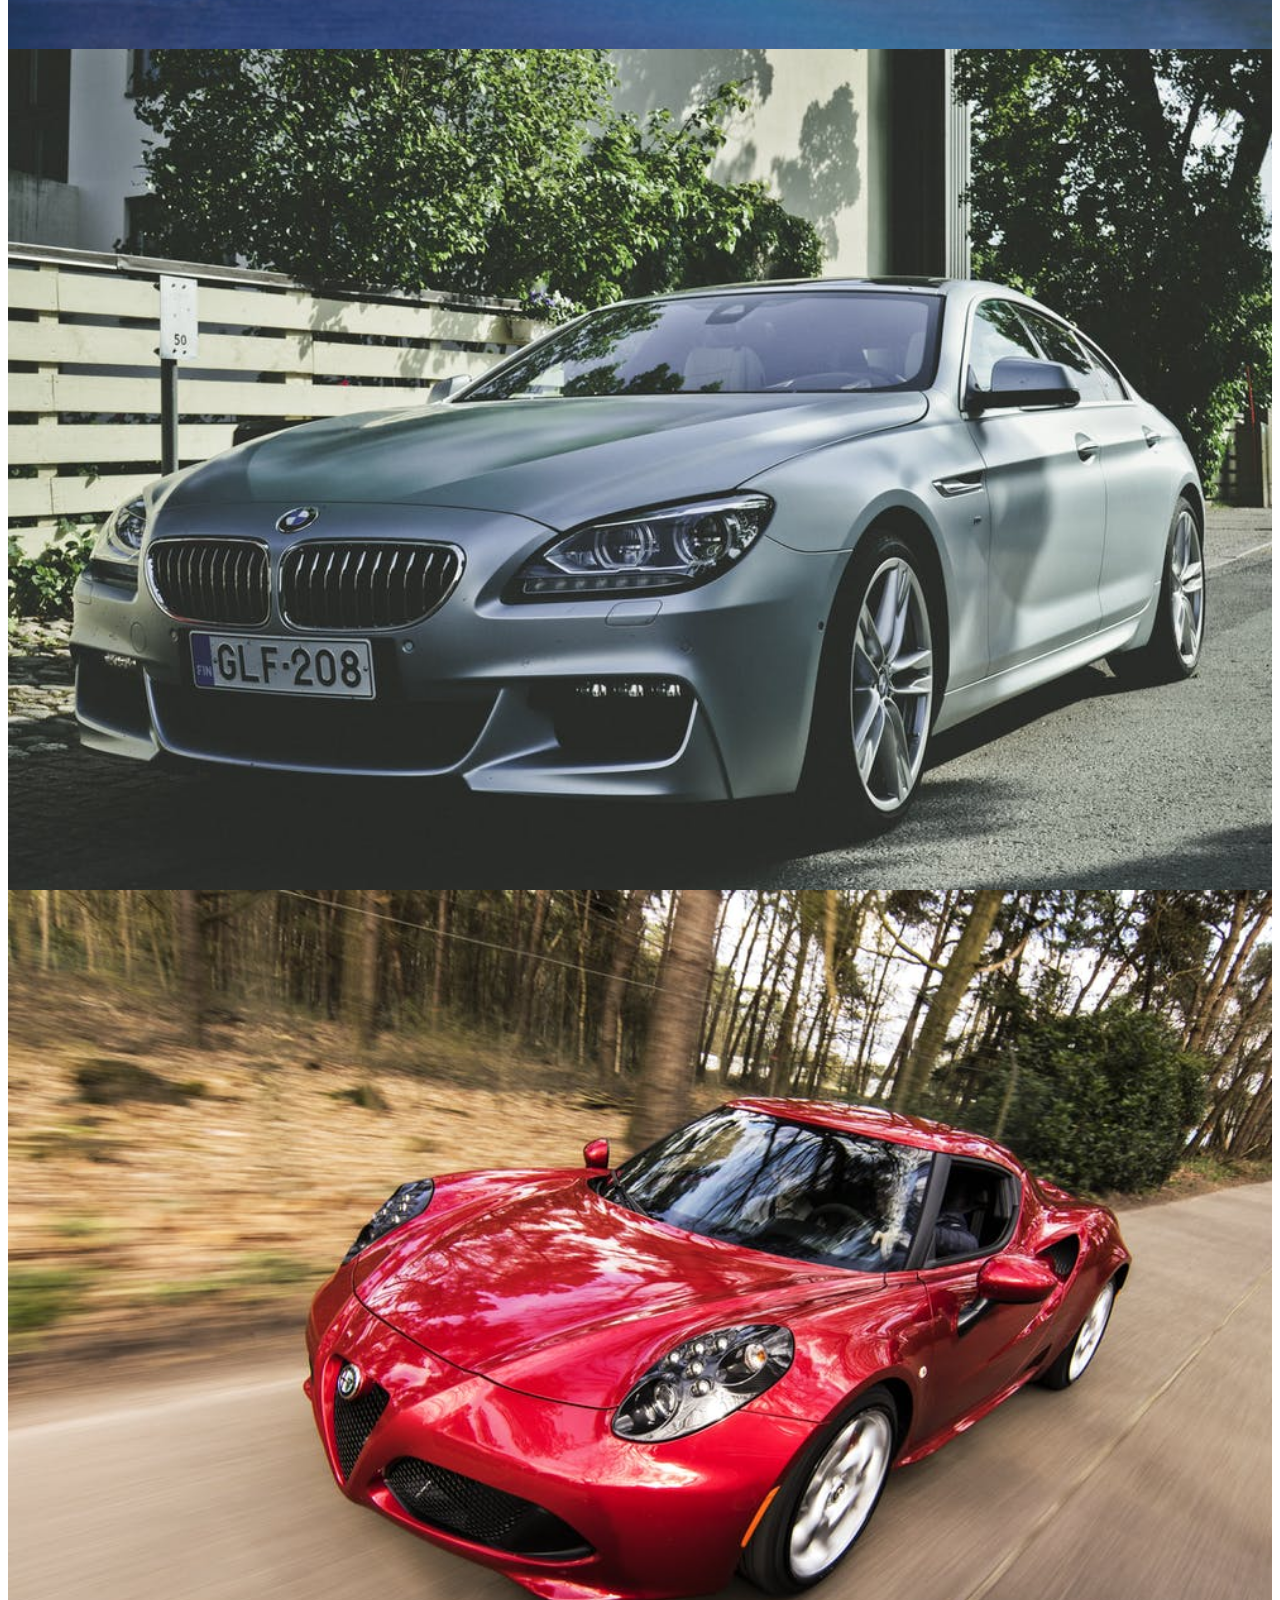
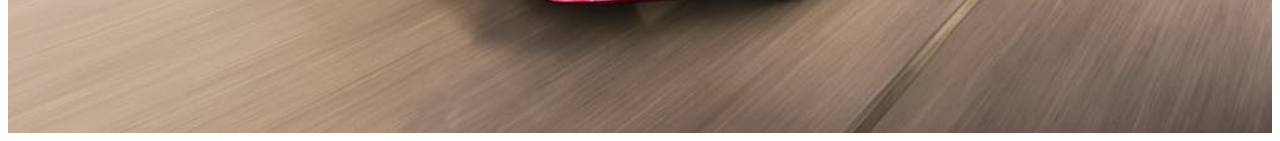
<file: Sample3.html>
<html>
    <head>
        <meta charset="UTF-8">
        <meta name="viewport" content="width=device-width, initial-scale=1, shrink-to-fit=no">

        <link rel="stylesheet" href="https://stackpath.bootstrapcdn.com/bootstrap/4.5.0/css/bootstrap.min.css" integrity="sha384-9aIt2nRpC12Uk9gS9baDl411NQApFmC26EwAOH8WgZl5MYYxFfc+NcPb1dKGj7Sk" crossorigin="anonymous">
        
        <title>My first page</title>
    </head>
    <body>
        <div class="container">
            <div class="row"> 
                <div class="col-3">
                    <ul>
                        <li>Audi</li>
                        <li>Mersedes</li>
                        <li>BMW</li>
                        <li>Alfa</li>
                    </ul>
                </div>
                    <div class="col-9">
                        <div class="ccontainer-fluid">
                            <div class="row">
                                <div class="col-12 col-md-6 col-lg-3">
                                    <img src="Audi.jpg" alt="Audi" style="width: 100%;">
                                </div>
                                <div class="col-12 col-md-6 col-lg-3">
                                    <img src="Mers.jpg" alt="Mersedes" style="width: 100%;">
                                </div>
                                <div class="col-12 col-md-6 col-lg-3">
                                    <img src="bmw.jpg" alt="bmw" style="width: 100%;">
                                </div>
                                <div class="ccol-12 col-md-6 col-lg-3">
                                    <img src="alfa.jpg" alt="alfa" style="width: 100%;">
                                </div>
                            </div>
                        </div>
                    </div>    
            </div>
        </div>
    </body>

</html>
</file>
<file: style.css>
label="index" {
    font-weight: bold;
    padding: 10px;
}
</file>
